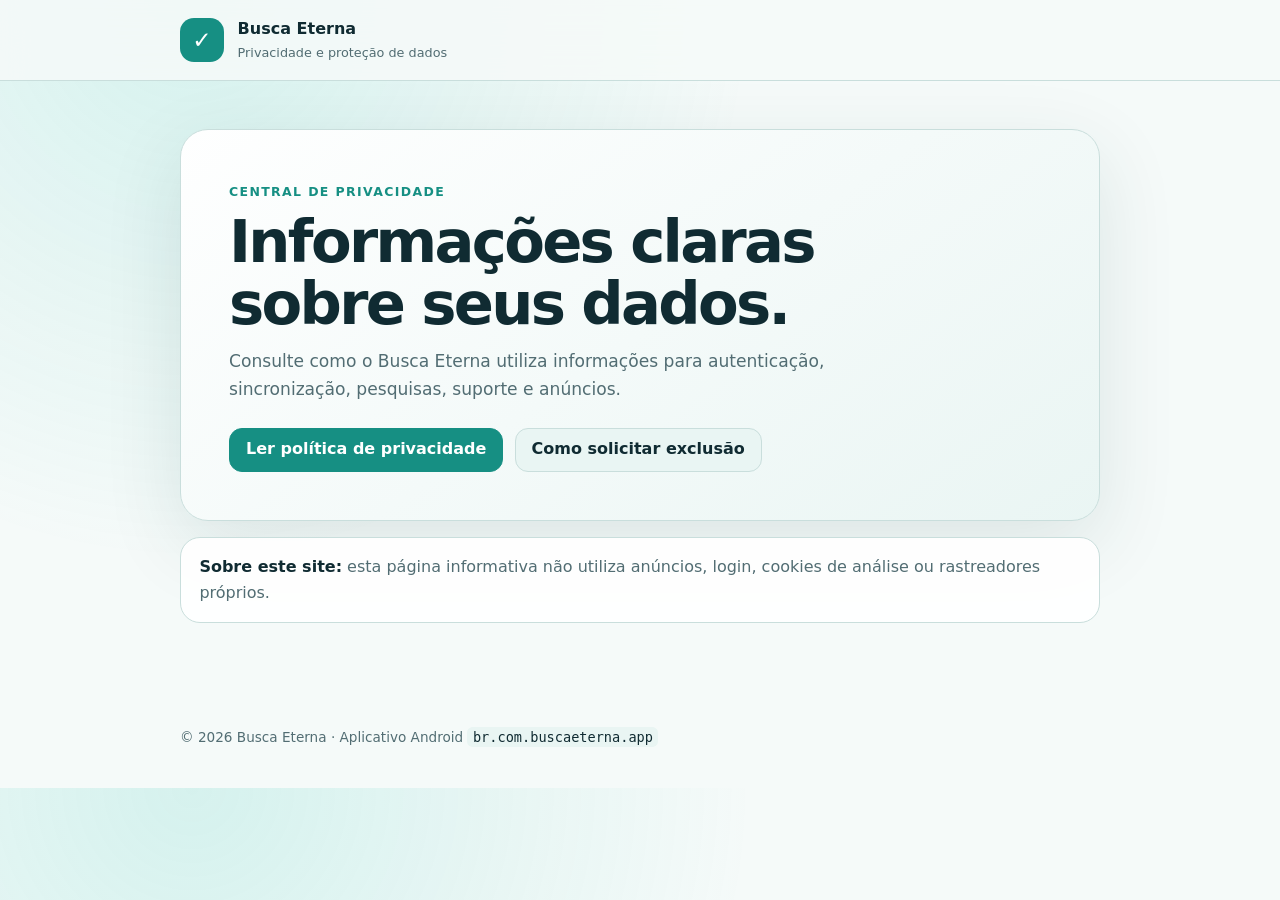
<file: index.html>
<!doctype html>
<html lang="pt-BR">
<head>
  <meta charset="utf-8" />
  <meta name="viewport" content="width=device-width, initial-scale=1" />
  <meta name="description" content="Informações públicas de privacidade do aplicativo Busca Eterna." />
  <meta name="theme-color" content="#071521" />
  <title>Privacidade | Busca Eterna</title>
  <link rel="stylesheet" href="styles.css" />
</head>
<body>
  <a class="skip-link" href="#conteudo">Ir para o conteúdo</a>
  <header class="site-header">
    <div class="header-inner">
      <div class="logo" aria-hidden="true">✓</div>
      <div class="brand"><strong>Busca Eterna</strong><span>Privacidade e proteção de dados</span></div>
    </div>
  </header>
  <main id="conteudo">
    <section class="hero">
      <span class="eyebrow">CENTRAL DE PRIVACIDADE</span>
      <h1>Informações claras sobre seus dados.</h1>
      <p class="lead">Consulte como o Busca Eterna utiliza informações para autenticação, sincronização, pesquisas, suporte e anúncios.</p>
      <div class="actions">
        <a class="button primary" href="politica-de-privacidade.html">Ler política de privacidade</a>
        <a class="button" href="politica-de-privacidade.html#exclusao">Como solicitar exclusão</a>
      </div>
    </section>
    <p class="notice"><strong>Sobre este site:</strong> esta página informativa não utiliza anúncios, login, cookies de análise ou rastreadores próprios.</p>
  </main>
  <footer>© 2026 Busca Eterna · Aplicativo Android <code>br.com.buscaeterna.app</code></footer>
</body>
</html>
</file>
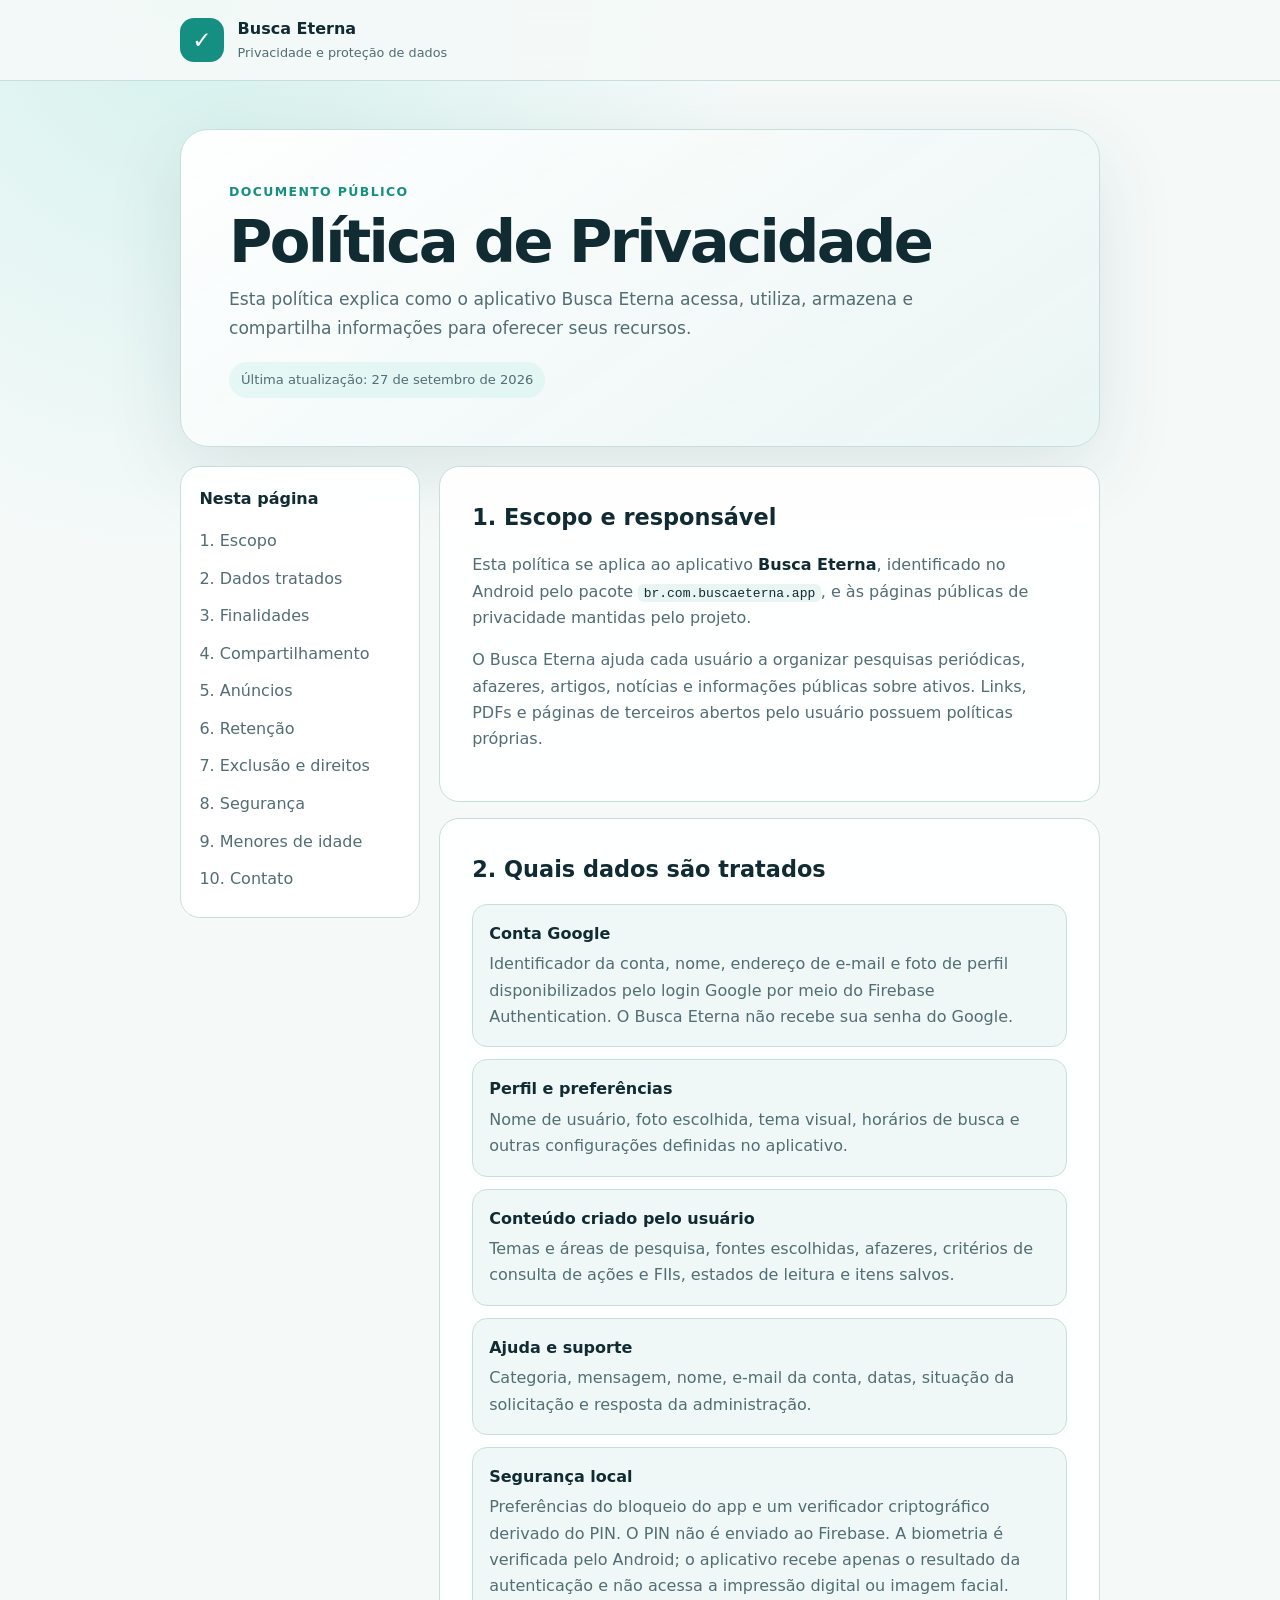
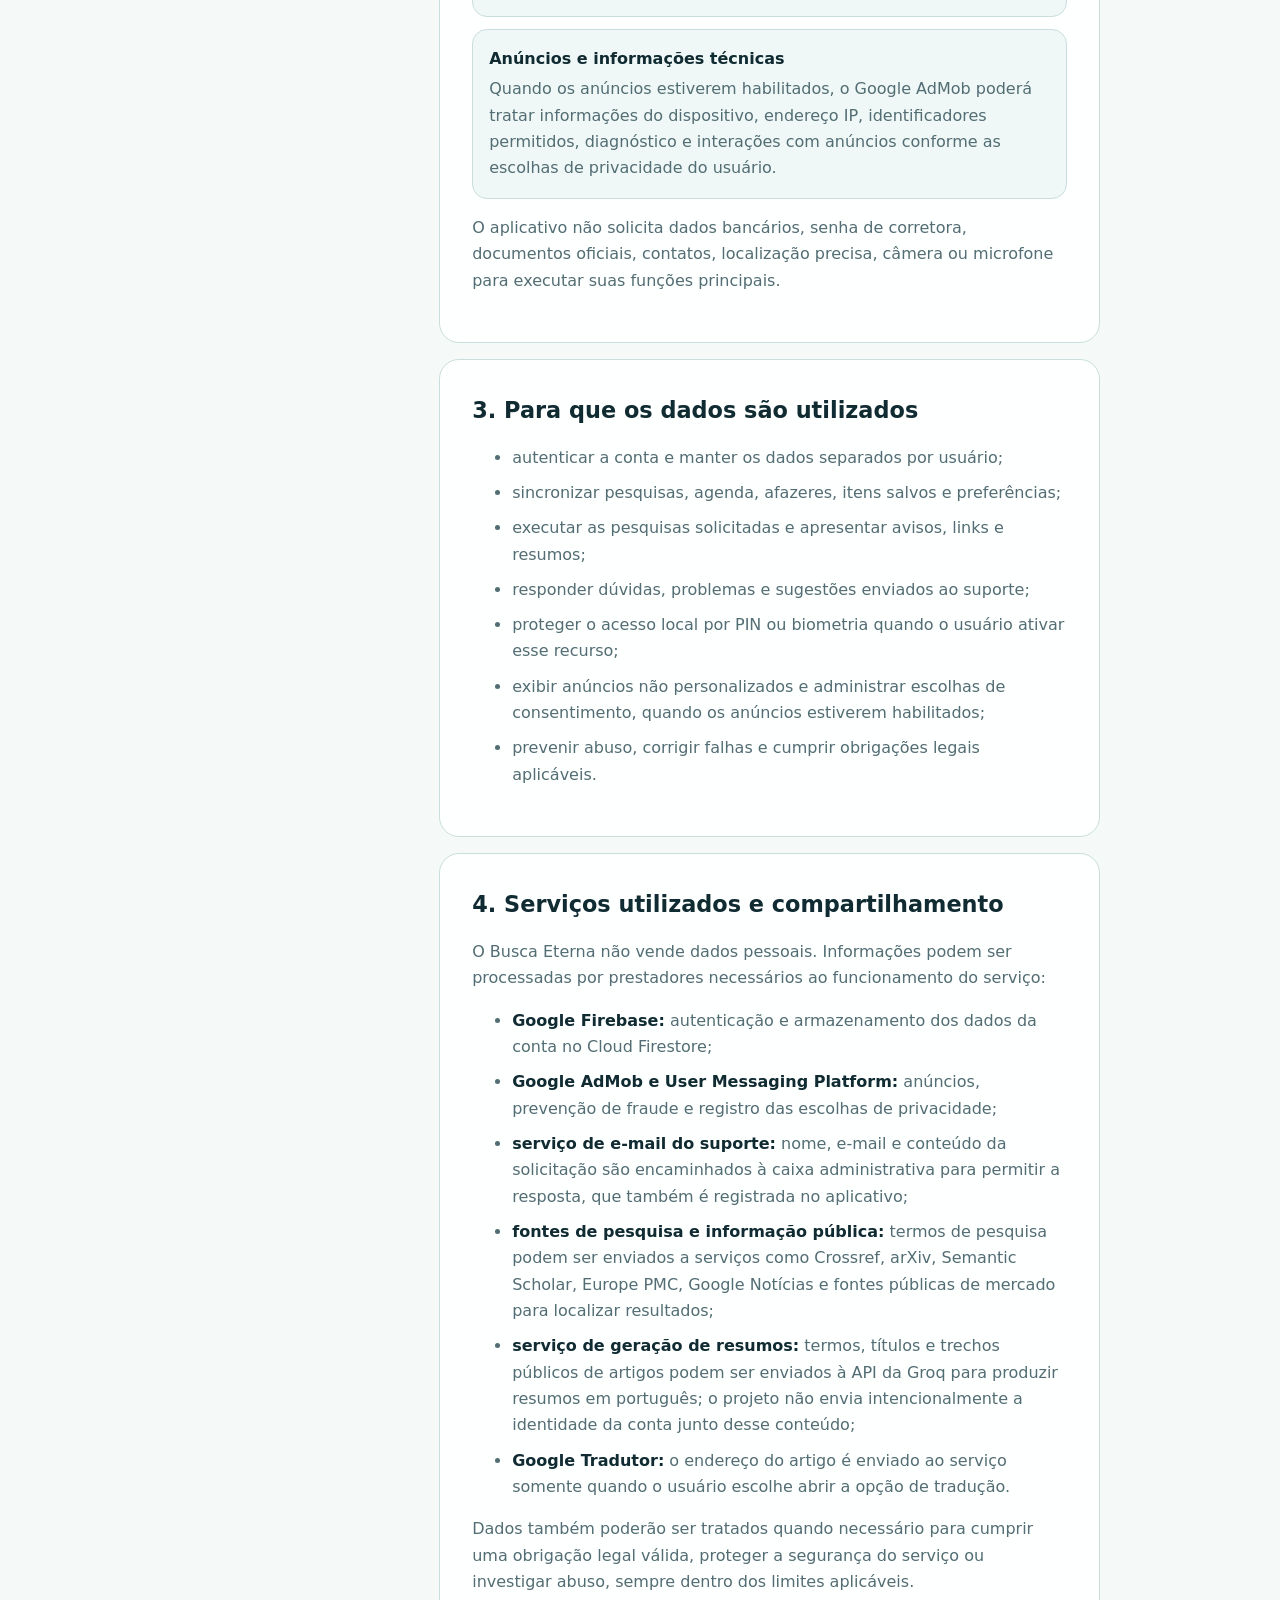
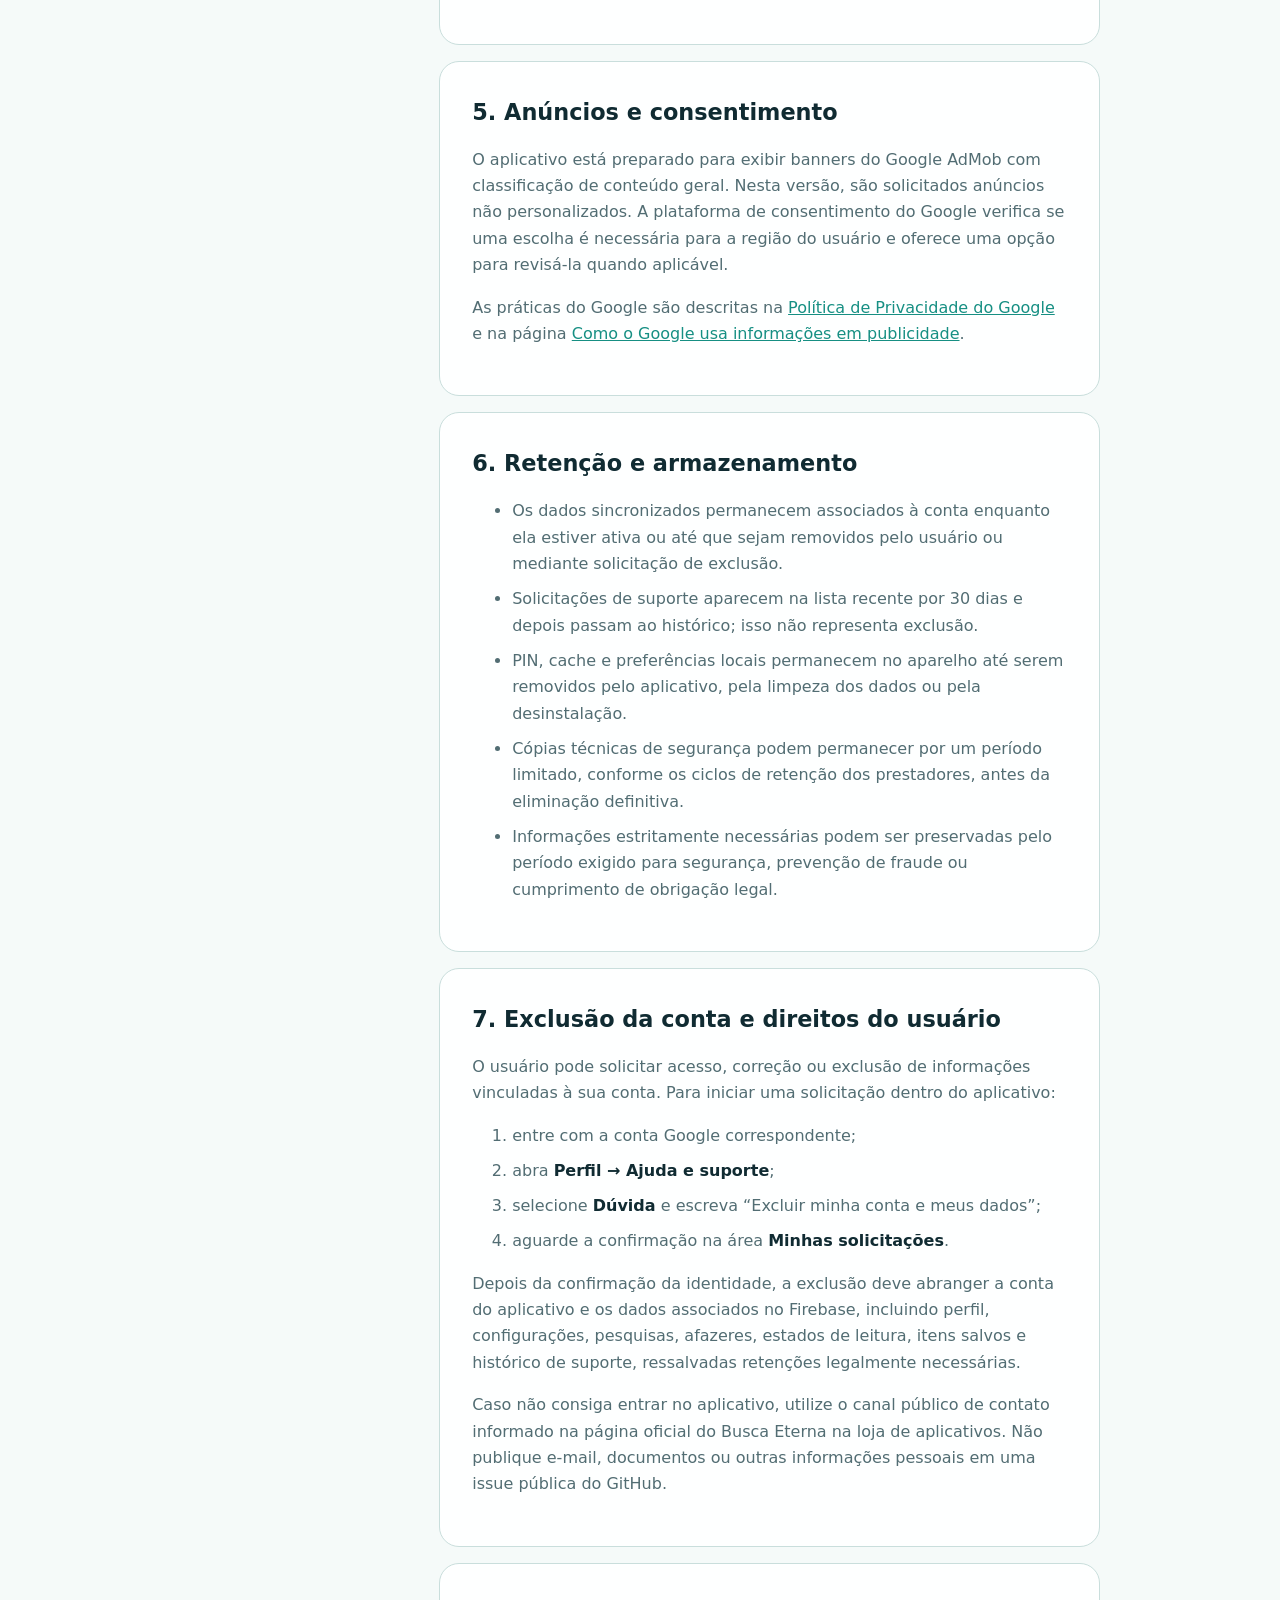
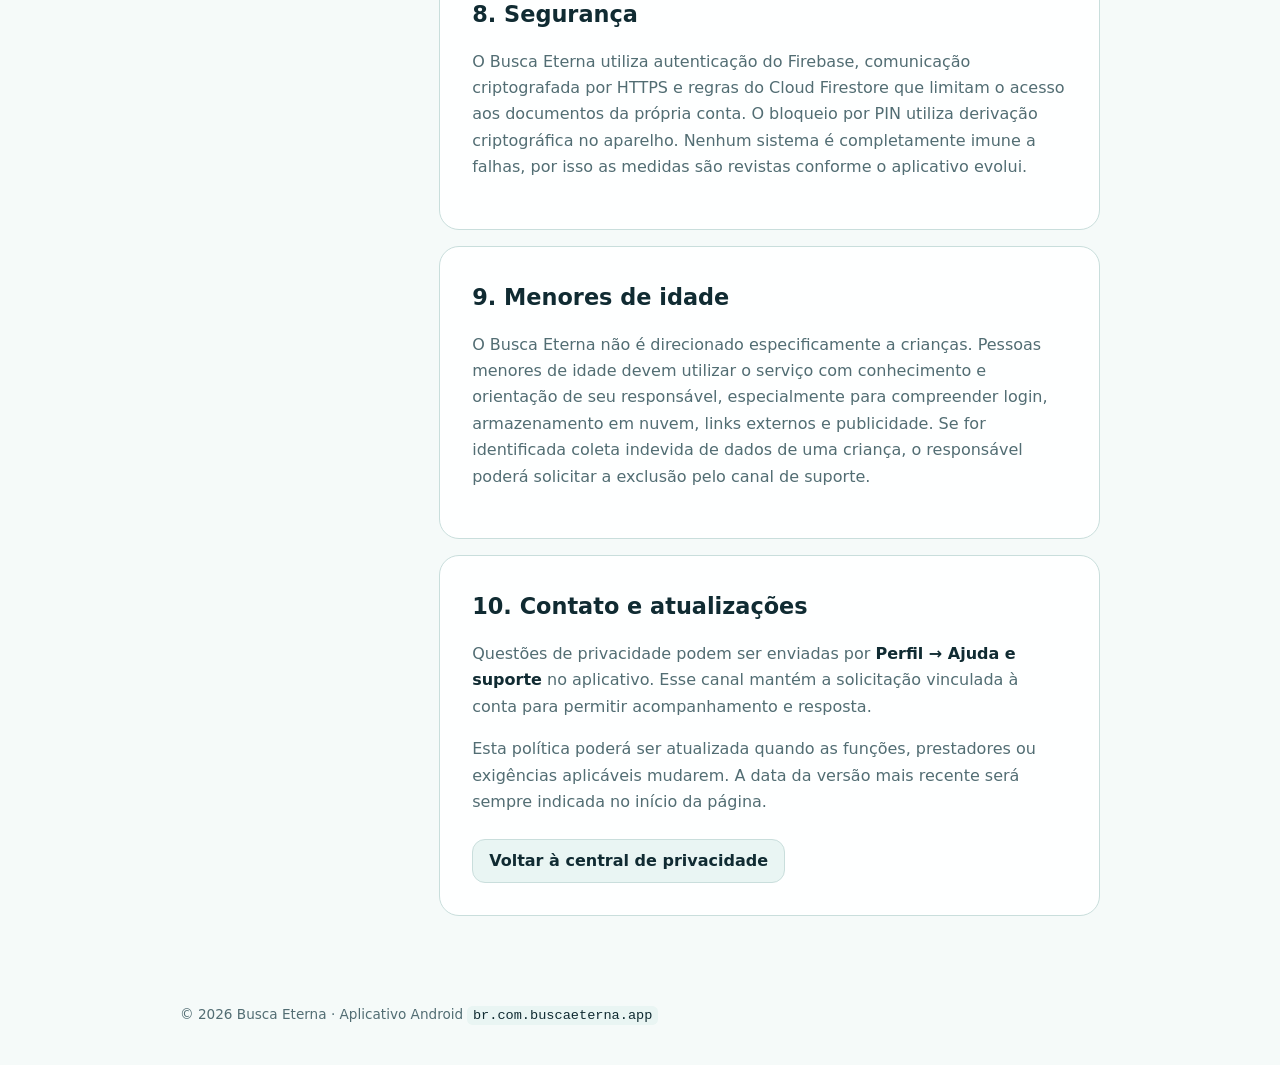
<file: politica-de-privacidade.html>
<!doctype html>
<html lang="pt-BR">
<head>
  <meta charset="utf-8" />
  <meta name="viewport" content="width=device-width, initial-scale=1" />
  <meta name="description" content="Política de Privacidade do aplicativo Busca Eterna." />
  <meta name="theme-color" content="#071521" />
  <title>Política de Privacidade | Busca Eterna</title>
  <link rel="stylesheet" href="styles.css" />
</head>
<body>
  <a class="skip-link" href="#politica">Ir para a política</a>
  <header class="site-header">
    <div class="header-inner">
      <div class="logo" aria-hidden="true">✓</div>
      <div class="brand"><strong>Busca Eterna</strong><span>Privacidade e proteção de dados</span></div>
    </div>
  </header>
  <main id="politica">
    <section class="hero">
      <span class="eyebrow">DOCUMENTO PÚBLICO</span>
      <h1>Política de Privacidade</h1>
      <p class="lead">Esta política explica como o aplicativo Busca Eterna acessa, utiliza, armazena e compartilha informações para oferecer seus recursos.</p>
      <span class="updated">Última atualização: 27 de setembro de 2026</span>
    </section>

    <div class="layout">
      <nav class="toc" aria-label="Índice da política">
        <strong>Nesta página</strong>
        <a href="#escopo">1. Escopo</a>
        <a href="#dados">2. Dados tratados</a>
        <a href="#finalidades">3. Finalidades</a>
        <a href="#compartilhamento">4. Compartilhamento</a>
        <a href="#anuncios">5. Anúncios</a>
        <a href="#retencao">6. Retenção</a>
        <a href="#exclusao">7. Exclusão e direitos</a>
        <a href="#seguranca">8. Segurança</a>
        <a href="#menores">9. Menores de idade</a>
        <a href="#contato">10. Contato</a>
      </nav>

      <article class="policy-content">
        <section class="policy-section" id="escopo">
          <h2>1. Escopo e responsável</h2>
          <p>Esta política se aplica ao aplicativo <strong>Busca Eterna</strong>, identificado no Android pelo pacote <code>br.com.buscaeterna.app</code>, e às páginas públicas de privacidade mantidas pelo projeto.</p>
          <p>O Busca Eterna ajuda cada usuário a organizar pesquisas periódicas, afazeres, artigos, notícias e informações públicas sobre ativos. Links, PDFs e páginas de terceiros abertos pelo usuário possuem políticas próprias.</p>
        </section>

        <section class="policy-section" id="dados">
          <h2>2. Quais dados são tratados</h2>
          <div class="data-table">
            <div class="data-row"><strong>Conta Google</strong><p>Identificador da conta, nome, endereço de e-mail e foto de perfil disponibilizados pelo login Google por meio do Firebase Authentication. O Busca Eterna não recebe sua senha do Google.</p></div>
            <div class="data-row"><strong>Perfil e preferências</strong><p>Nome de usuário, foto escolhida, tema visual, horários de busca e outras configurações definidas no aplicativo.</p></div>
            <div class="data-row"><strong>Conteúdo criado pelo usuário</strong><p>Temas e áreas de pesquisa, fontes escolhidas, afazeres, critérios de consulta de ações e FIIs, estados de leitura e itens salvos.</p></div>
            <div class="data-row"><strong>Ajuda e suporte</strong><p>Categoria, mensagem, nome, e-mail da conta, datas, situação da solicitação e resposta da administração.</p></div>
            <div class="data-row"><strong>Segurança local</strong><p>Preferências do bloqueio do app e um verificador criptográfico derivado do PIN. O PIN não é enviado ao Firebase. A biometria é verificada pelo Android; o aplicativo recebe apenas o resultado da autenticação e não acessa a impressão digital ou imagem facial.</p></div>
            <div class="data-row"><strong>Anúncios e informações técnicas</strong><p>Quando os anúncios estiverem habilitados, o Google AdMob poderá tratar informações do dispositivo, endereço IP, identificadores permitidos, diagnóstico e interações com anúncios conforme as escolhas de privacidade do usuário.</p></div>
          </div>
          <p>O aplicativo não solicita dados bancários, senha de corretora, documentos oficiais, contatos, localização precisa, câmera ou microfone para executar suas funções principais.</p>
        </section>

        <section class="policy-section" id="finalidades">
          <h2>3. Para que os dados são utilizados</h2>
          <ul>
            <li>autenticar a conta e manter os dados separados por usuário;</li>
            <li>sincronizar pesquisas, agenda, afazeres, itens salvos e preferências;</li>
            <li>executar as pesquisas solicitadas e apresentar avisos, links e resumos;</li>
            <li>responder dúvidas, problemas e sugestões enviados ao suporte;</li>
            <li>proteger o acesso local por PIN ou biometria quando o usuário ativar esse recurso;</li>
            <li>exibir anúncios não personalizados e administrar escolhas de consentimento, quando os anúncios estiverem habilitados;</li>
            <li>prevenir abuso, corrigir falhas e cumprir obrigações legais aplicáveis.</li>
          </ul>
        </section>

        <section class="policy-section" id="compartilhamento">
          <h2>4. Serviços utilizados e compartilhamento</h2>
          <p>O Busca Eterna não vende dados pessoais. Informações podem ser processadas por prestadores necessários ao funcionamento do serviço:</p>
          <ul>
            <li><strong>Google Firebase:</strong> autenticação e armazenamento dos dados da conta no Cloud Firestore;</li>
            <li><strong>Google AdMob e User Messaging Platform:</strong> anúncios, prevenção de fraude e registro das escolhas de privacidade;</li>
            <li><strong>serviço de e-mail do suporte:</strong> nome, e-mail e conteúdo da solicitação são encaminhados à caixa administrativa para permitir a resposta, que também é registrada no aplicativo;</li>
            <li><strong>fontes de pesquisa e informação pública:</strong> termos de pesquisa podem ser enviados a serviços como Crossref, arXiv, Semantic Scholar, Europe PMC, Google Notícias e fontes públicas de mercado para localizar resultados;</li>
            <li><strong>serviço de geração de resumos:</strong> termos, títulos e trechos públicos de artigos podem ser enviados à API da Groq para produzir resumos em português; o projeto não envia intencionalmente a identidade da conta junto desse conteúdo;</li>
            <li><strong>Google Tradutor:</strong> o endereço do artigo é enviado ao serviço somente quando o usuário escolhe abrir a opção de tradução.</li>
          </ul>
          <p>Dados também poderão ser tratados quando necessário para cumprir uma obrigação legal válida, proteger a segurança do serviço ou investigar abuso, sempre dentro dos limites aplicáveis.</p>
        </section>

        <section class="policy-section" id="anuncios">
          <h2>5. Anúncios e consentimento</h2>
          <p>O aplicativo está preparado para exibir banners do Google AdMob com classificação de conteúdo geral. Nesta versão, são solicitados anúncios não personalizados. A plataforma de consentimento do Google verifica se uma escolha é necessária para a região do usuário e oferece uma opção para revisá-la quando aplicável.</p>
          <p>As práticas do Google são descritas na <a href="https://policies.google.com/privacy?hl=pt-BR" target="_blank" rel="noopener noreferrer">Política de Privacidade do Google</a> e na página <a href="https://policies.google.com/technologies/ads?hl=pt-BR" target="_blank" rel="noopener noreferrer">Como o Google usa informações em publicidade</a>.</p>
        </section>

        <section class="policy-section" id="retencao">
          <h2>6. Retenção e armazenamento</h2>
          <ul>
            <li>Os dados sincronizados permanecem associados à conta enquanto ela estiver ativa ou até que sejam removidos pelo usuário ou mediante solicitação de exclusão.</li>
            <li>Solicitações de suporte aparecem na lista recente por 30 dias e depois passam ao histórico; isso não representa exclusão.</li>
            <li>PIN, cache e preferências locais permanecem no aparelho até serem removidos pelo aplicativo, pela limpeza dos dados ou pela desinstalação.</li>
            <li>Cópias técnicas de segurança podem permanecer por um período limitado, conforme os ciclos de retenção dos prestadores, antes da eliminação definitiva.</li>
            <li>Informações estritamente necessárias podem ser preservadas pelo período exigido para segurança, prevenção de fraude ou cumprimento de obrigação legal.</li>
          </ul>
        </section>

        <section class="policy-section" id="exclusao">
          <h2>7. Exclusão da conta e direitos do usuário</h2>
          <p>O usuário pode solicitar acesso, correção ou exclusão de informações vinculadas à sua conta. Para iniciar uma solicitação dentro do aplicativo:</p>
          <ol>
            <li>entre com a conta Google correspondente;</li>
            <li>abra <strong>Perfil → Ajuda e suporte</strong>;</li>
            <li>selecione <strong>Dúvida</strong> e escreva “Excluir minha conta e meus dados”;</li>
            <li>aguarde a confirmação na área <strong>Minhas solicitações</strong>.</li>
          </ol>
          <p>Depois da confirmação da identidade, a exclusão deve abranger a conta do aplicativo e os dados associados no Firebase, incluindo perfil, configurações, pesquisas, afazeres, estados de leitura, itens salvos e histórico de suporte, ressalvadas retenções legalmente necessárias.</p>
          <p>Caso não consiga entrar no aplicativo, utilize o canal público de contato informado na página oficial do Busca Eterna na loja de aplicativos. Não publique e-mail, documentos ou outras informações pessoais em uma issue pública do GitHub.</p>
        </section>

        <section class="policy-section" id="seguranca">
          <h2>8. Segurança</h2>
          <p>O Busca Eterna utiliza autenticação do Firebase, comunicação criptografada por HTTPS e regras do Cloud Firestore que limitam o acesso aos documentos da própria conta. O bloqueio por PIN utiliza derivação criptográfica no aparelho. Nenhum sistema é completamente imune a falhas, por isso as medidas são revistas conforme o aplicativo evolui.</p>
        </section>

        <section class="policy-section" id="menores">
          <h2>9. Menores de idade</h2>
          <p>O Busca Eterna não é direcionado especificamente a crianças. Pessoas menores de idade devem utilizar o serviço com conhecimento e orientação de seu responsável, especialmente para compreender login, armazenamento em nuvem, links externos e publicidade. Se for identificada coleta indevida de dados de uma criança, o responsável poderá solicitar a exclusão pelo canal de suporte.</p>
        </section>

        <section class="policy-section" id="contato">
          <h2>10. Contato e atualizações</h2>
          <p>Questões de privacidade podem ser enviadas por <strong>Perfil → Ajuda e suporte</strong> no aplicativo. Esse canal mantém a solicitação vinculada à conta para permitir acompanhamento e resposta.</p>
          <p>Esta política poderá ser atualizada quando as funções, prestadores ou exigências aplicáveis mudarem. A data da versão mais recente será sempre indicada no início da página.</p>
          <div class="actions"><a class="button" href="index.html">Voltar à central de privacidade</a></div>
        </section>
      </article>
    </div>
  </main>
  <footer>© 2026 Busca Eterna · Aplicativo Android <code>br.com.buscaeterna.app</code></footer>
</body>
</html>
</file>
<file: styles.css>
:root {
  color-scheme: light dark;
  --bg: #071521;
  --surface: #0d2232;
  --surface-soft: #123044;
  --text: #f4fbfa;
  --muted: #abc0c2;
  --line: #24475a;
  --brand: #2fc4b2;
  --brand-dark: #168f83;
  --on-brand: #041713;
  --shadow: rgba(0, 0, 0, .24);
}

* { box-sizing: border-box; }
html { scroll-behavior: smooth; }
body {
  margin: 0;
  color: var(--text);
  background:
    radial-gradient(circle at 15% 0%, rgba(47, 196, 178, .16), transparent 35rem),
    var(--bg);
  font-family: Inter, ui-sans-serif, system-ui, -apple-system, BlinkMacSystemFont, "Segoe UI", sans-serif;
  line-height: 1.65;
}
a { color: var(--brand); }
a:hover { color: #72e1d2; }
.skip-link { position: absolute; left: -9999px; top: 0; }
.skip-link:focus { left: 1rem; top: 1rem; z-index: 10; padding: .7rem 1rem; color: var(--on-brand); background: var(--brand); border-radius: .7rem; }
.site-header { border-bottom: 1px solid var(--line); background: rgba(7, 21, 33, .86); backdrop-filter: blur(18px); }
.header-inner, main, footer { width: min(100% - 2rem, 920px); margin-inline: auto; }
.header-inner { display: flex; align-items: center; gap: .85rem; padding: 1rem 0; }
.logo { display: grid; width: 44px; height: 44px; place-items: center; border-radius: 14px; color: var(--on-brand); background: var(--brand); font-size: 1.45rem; font-weight: 900; }
.brand strong, .brand span { display: block; }
.brand span { color: var(--muted); font-size: .8rem; }
main { padding: 3rem 0 4rem; }
.hero { padding: clamp(1.5rem, 5vw, 3rem); border: 1px solid var(--line); border-radius: 28px; background: linear-gradient(145deg, rgba(18, 48, 68, .96), rgba(13, 34, 50, .96)); box-shadow: 0 24px 80px var(--shadow); }
.eyebrow { color: var(--brand); font-size: .78rem; font-weight: 850; letter-spacing: .11em; text-transform: uppercase; }
h1 { max-width: 760px; margin: .45rem 0 .8rem; font-size: clamp(2rem, 7vw, 3.7rem); line-height: 1.04; letter-spacing: -.045em; }
.lead { max-width: 720px; margin: 0; color: var(--muted); font-size: 1.07rem; }
.updated { display: inline-block; margin-top: 1.25rem; padding: .45rem .75rem; border-radius: 999px; color: var(--muted); background: rgba(47, 196, 178, .09); font-size: .82rem; }
.actions { display: flex; flex-wrap: wrap; gap: .7rem; margin-top: 1.5rem; }
.button { display: inline-flex; min-height: 44px; padding: 0 1rem; align-items: center; justify-content: center; border: 1px solid var(--line); border-radius: 13px; color: var(--text); background: var(--surface-soft); text-decoration: none; font-weight: 750; }
.button.primary { color: var(--on-brand); border-color: var(--brand); background: var(--brand); }
.layout { display: grid; grid-template-columns: 240px minmax(0, 1fr); gap: 1.2rem; margin-top: 1.2rem; align-items: start; }
.toc, .policy-section, .notice { border: 1px solid var(--line); border-radius: 20px; background: rgba(13, 34, 50, .92); }
.toc { position: sticky; top: 1rem; padding: 1.15rem; }
.toc strong { display: block; margin-bottom: .65rem; }
.toc a { display: block; padding: .35rem 0; color: var(--muted); text-decoration: none; }
.toc a:hover { color: var(--brand); }
.policy-content { display: grid; gap: 1rem; }
.policy-section { padding: clamp(1.2rem, 4vw, 2rem); scroll-margin-top: 1rem; }
.policy-section h2 { margin: 0 0 .75rem; font-size: 1.4rem; }
.policy-section h3 { margin: 1.35rem 0 .45rem; font-size: 1.05rem; }
.policy-section p, .policy-section li { color: var(--muted); }
.policy-section li + li { margin-top: .55rem; }
.policy-section strong { color: var(--text); }
.data-table { display: grid; gap: .75rem; margin-top: 1rem; }
.data-row { padding: 1rem; border: 1px solid var(--line); border-radius: 15px; background: rgba(18, 48, 68, .64); }
.data-row strong { display: block; margin-bottom: .25rem; }
.data-row p { margin: 0; }
.notice { margin-top: 1rem; padding: 1rem 1.15rem; color: var(--muted); }
.notice strong { color: var(--text); }
footer { padding: 1.4rem 0 2.5rem; color: var(--muted); font-size: .85rem; }
code { padding: .12rem .34rem; border-radius: .35rem; color: var(--text); background: var(--surface-soft); }

@media (max-width: 760px) {
  .layout { grid-template-columns: 1fr; }
  .toc { position: static; }
}

@media (prefers-color-scheme: light) {
  :root {
    --bg: #f5faf9;
    --surface: #ffffff;
    --surface-soft: #e9f5f3;
    --text: #102b32;
    --muted: #526d73;
    --line: #c9dedc;
    --brand: #168f83;
    --brand-dark: #0e746b;
    --on-brand: #ffffff;
    --shadow: rgba(22, 64, 68, .11);
  }
  body { background: radial-gradient(circle at 15% 0%, rgba(47, 196, 178, .16), transparent 35rem), var(--bg); }
  .site-header { background: rgba(245, 250, 249, .88); }
  .hero { background: linear-gradient(145deg, rgba(255, 255, 255, .98), rgba(233, 245, 243, .95)); }
  .toc, .policy-section, .notice { background: rgba(255, 255, 255, .94); }
  .data-row { background: rgba(233, 245, 243, .68); }
}
</file>
